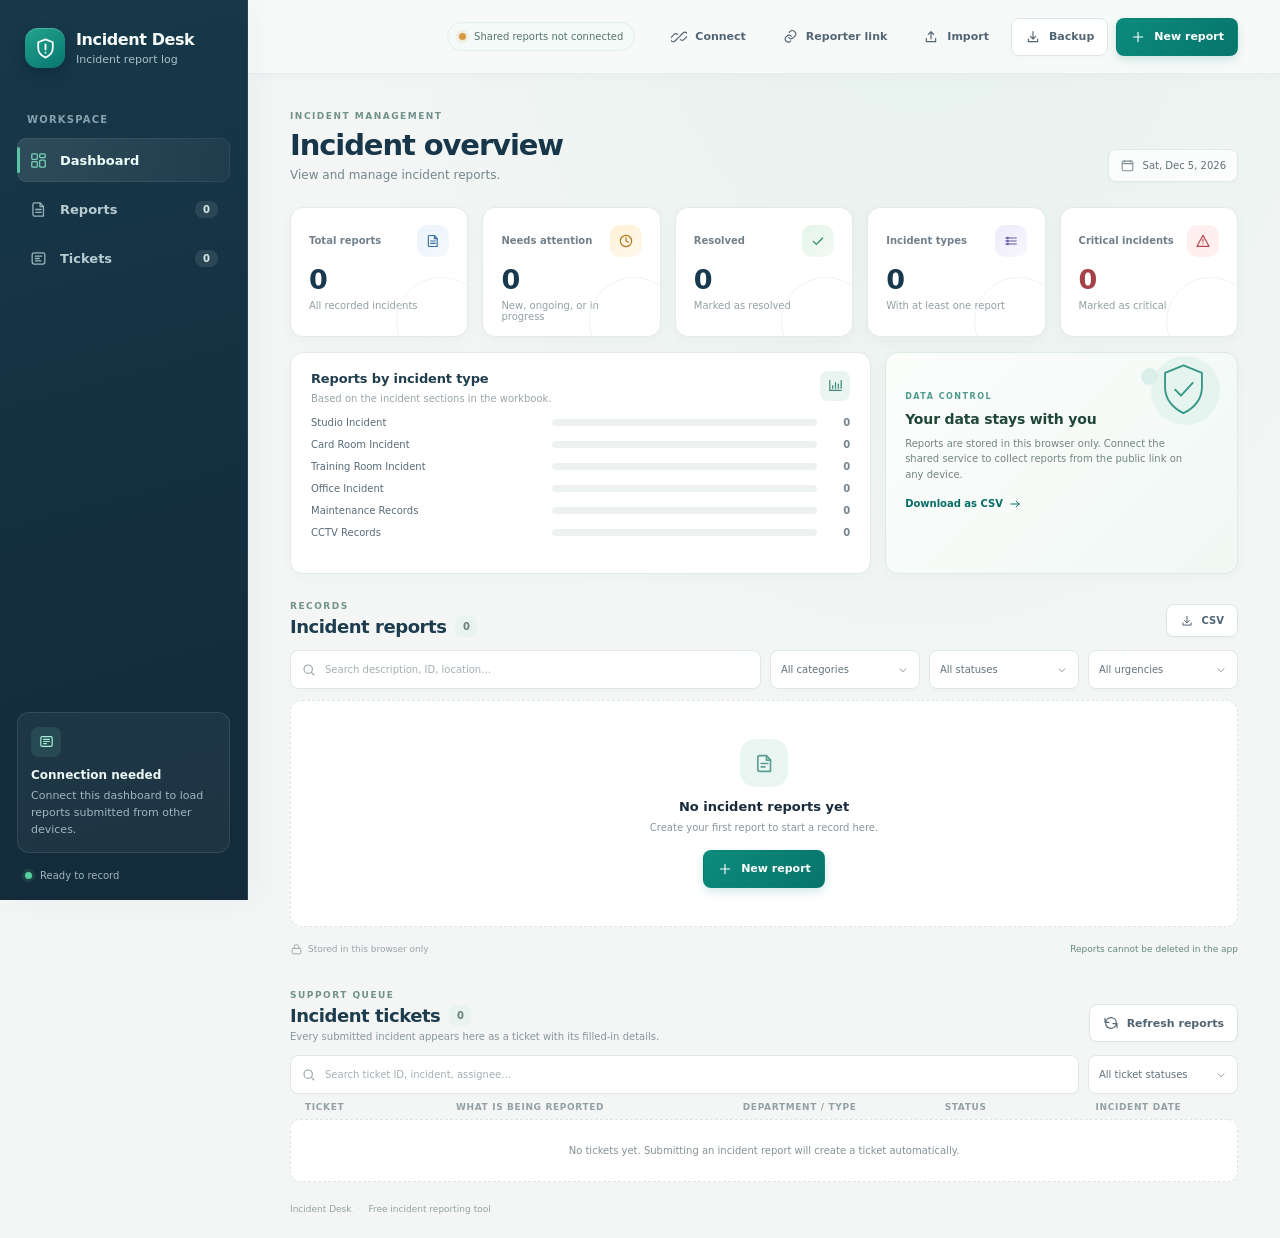
<file: index.html>
<!doctype html>
<html lang="en">
  <head>
    <meta charset="utf-8" />
    <meta name="viewport" content="width=device-width, initial-scale=1" />
    <meta name="theme-color" content="#f5f7f6" />
    <meta name="description" content="A free incident report log with an optional shared dashboard." />
    <title>Incident Desk | Incident report</title>
    <link rel="stylesheet" href="styles.css?v=20261101-3" />
    <script src="config.js?v=20261101-1"></script>
    <script src="sync.js?v=20261101-1" defer></script>
    <script src="app.js?v=20261101-4" defer></script>
  </head>
  <body>
    <div class="app-shell">
      <aside class="sidebar" aria-label="Main menu">
        <a class="brand" href="#dashboard" aria-label="Incident Desk home">
          <span class="brand-mark" aria-hidden="true">
            <svg viewBox="0 0 24 24" fill="none"><path d="M12 3.25 19 6v5.35c0 4.35-2.86 7.7-7 9.4-4.14-1.7-7-5.05-7-9.4V6l7-2.75Z" stroke="currentColor" stroke-width="1.7" stroke-linejoin="round"/><path d="M12 8v5m0 3h.01" stroke="currentColor" stroke-width="1.8" stroke-linecap="round"/></svg>
          </span>
          <span><strong>Incident Desk</strong><small>Incident report log</small></span>
        </a>

        <div class="side-label">WORKSPACE</div>
        <nav class="side-nav">
          <a class="nav-item active" href="#dashboard">
            <svg viewBox="0 0 24 24" aria-hidden="true"><rect x="3.5" y="3.5" width="7" height="7" rx="1.3"/><rect x="13.5" y="3.5" width="7" height="5" rx="1.3"/><rect x="13.5" y="11.5" width="7" height="9" rx="1.3"/><rect x="3.5" y="13.5" width="7" height="7" rx="1.3"/></svg>
            Dashboard
          </a>
          <a class="nav-item" href="#reports">
            <svg viewBox="0 0 24 24" aria-hidden="true"><path d="M7 3.75h7l4.25 4.3v12.2H7a2 2 0 0 1-2-2v-12.5a2 2 0 0 1 2-2Z"/><path d="M14 4v4.5h4.25M8.5 12h7M8.5 15.5h7"/></svg>
            Reports
            <span class="nav-count" id="navCount">0</span>
          </a>
          <a class="nav-item" href="#tickets">
            <svg viewBox="0 0 24 24" aria-hidden="true"><path d="M4 7.5A2.5 2.5 0 0 1 6.5 5h11A2.5 2.5 0 0 1 20 7.5v9a2.5 2.5 0 0 1-2.5 2.5h-11A2.5 2.5 0 0 1 4 16.5v-9Z"/><path d="M8 9h8m-8 3h5m-5 3h7"/></svg>
            Tickets
            <span class="nav-count" id="ticketNavCount">0</span>
          </a>
        </nav>

        <div class="sidebar-bottom">
          <div class="local-card" id="storageCard">
            <span class="local-icon" aria-hidden="true"><svg viewBox="0 0 24 24"><rect x="4" y="5" width="16" height="14" rx="2"/><path d="M8 9h8M8 12h8M8 15h4"/></svg></span>
            <strong>Local storage</strong>
            <p>Reports are saved in this browser on this device.</p>
          </div>
          <div class="sidebar-foot"><span class="online-dot"></span> Ready to record</div>
        </div>
      </aside>

      <main class="main-area" id="dashboard">
        <header class="topbar">
          <div class="mobile-brand">
            <span class="brand-mark" aria-hidden="true"><svg viewBox="0 0 24 24" fill="none"><path d="M12 3.25 19 6v5.35c0 4.35-2.86 7.7-7 9.4-4.14-1.7-7-5.05-7-9.4V6l7-2.75Z" stroke="currentColor" stroke-width="1.7" stroke-linejoin="round"/><path d="M12 8v5m0 3h.01" stroke="currentColor" stroke-width="1.8" stroke-linecap="round"/></svg></span>
            <strong>Incident Desk</strong>
          </div>
          <div class="topbar-note" id="connectionStatus"><span class="online-dot"></span> Saved in this browser</div>
          <div class="top-actions">
            <button class="button button-quiet" id="connectSyncButton" type="button" title="Connect this dashboard to shared reports">
              <svg viewBox="0 0 24 24" aria-hidden="true"><path d="M8.5 15.5 6 18a4 4 0 0 1-5.66-5.66l4-4A4 4 0 0 1 10 8"/><path d="m15.5 8.5 2.5-2.5a4 4 0 0 1 5.66 5.66l-4 4A4 4 0 0 1 14 16"/><path d="m8 16 8-8"/></svg><span>Connect</span>
            </button>
            <button class="button button-quiet" id="copyReportLink" type="button" title="Copy the incident reporting link">
              <svg viewBox="0 0 24 24" aria-hidden="true"><path d="M10 13a5 5 0 0 0 7.07 0l2-2A5 5 0 0 0 12 3.93l-1.15 1.15"/><path d="M14 11a5 5 0 0 0-7.07 0l-2 2A5 5 0 0 0 12 19.07l1.15-1.15"/></svg><span>Reporter link</span>
            </button>
            <button class="button button-quiet" id="importButton" type="button" title="Import a JSON backup">
              <svg viewBox="0 0 24 24" aria-hidden="true"><path d="M12 15V4m0 0L8 8m4-4 4 4M5 14v5h14v-5"/></svg><span>Import</span>
            </button>
            <button class="button button-outline" id="exportButton" type="button" title="Download a JSON backup">
              <svg viewBox="0 0 24 24" aria-hidden="true"><path d="M12 4v11m0 0 4-4m-4 4-4-4M5 15v4h14v-4"/></svg><span>Backup</span>
            </button>
            <button class="button button-primary" data-open-form type="button">
              <svg viewBox="0 0 24 24" aria-hidden="true"><path d="M12 5v14M5 12h14"/></svg><span>New report</span>
            </button>
          </div>
        </header>

        <div class="page-content">
          <section class="welcome-row" aria-labelledby="pageTitle">
            <div>
              <div class="eyebrow">INCIDENT MANAGEMENT</div>
              <h1 id="pageTitle">Incident overview</h1>
              <p class="page-subtitle">View and manage incident reports.</p>
            </div>
            <div class="today-chip"><svg viewBox="0 0 24 24" aria-hidden="true"><rect x="3.5" y="5" width="17" height="15.5" rx="2"/><path d="M7.5 3.5v3M16.5 3.5v3M3.5 9h17"/></svg><span id="todayLabel"></span></div>
          </section>

          <section class="stats-grid" aria-label="Report summary">
            <article class="stat-card">
              <div class="stat-top"><span>Total reports</span><span class="stat-icon stat-icon-blue"><svg viewBox="0 0 24 24" aria-hidden="true"><path d="M7 3.75h7l4.25 4.3v12.2H7a2 2 0 0 1-2-2v-12.5a2 2 0 0 1 2-2Z"/><path d="M14 4v4.5h4.25M8.5 12h7M8.5 15.5h7"/></svg></span></div>
              <div class="stat-value" id="totalCount">0</div><div class="stat-foot">All recorded incidents</div>
            </article>
            <article class="stat-card">
              <div class="stat-top"><span>Needs attention</span><span class="stat-icon stat-icon-amber"><svg viewBox="0 0 24 24" aria-hidden="true"><circle cx="12" cy="12" r="8.5"/><path d="M12 7v5l3.5 2"/></svg></span></div>
              <div class="stat-value" id="openCount">0</div><div class="stat-foot">New, ongoing, or in progress</div>
            </article>
            <article class="stat-card">
              <div class="stat-top"><span>Resolved</span><span class="stat-icon stat-icon-green"><svg viewBox="0 0 24 24" aria-hidden="true"><path d="m5 12.5 4.5 4.5L19 7.5"/></svg></span></div>
              <div class="stat-value" id="resolvedCount">0</div><div class="stat-foot">Marked as resolved</div>
            </article>
            <article class="stat-card">
              <div class="stat-top"><span>Incident types</span><span class="stat-icon stat-icon-violet"><svg viewBox="0 0 24 24" aria-hidden="true"><path d="M4 7.5h16M4 12h16M4 16.5h16"/><circle cx="7" cy="7.5" r="1"/><circle cx="7" cy="12" r="1"/><circle cx="7" cy="16.5" r="1"/></svg></span></div>
              <div class="stat-value" id="categoryCount">0</div><div class="stat-foot">With at least one report</div>
            </article>
            <article class="stat-card critical-stat">
              <div class="stat-top"><span>Critical incidents</span><span class="stat-icon stat-icon-red"><svg viewBox="0 0 24 24" aria-hidden="true"><path d="M12 3.5 21 20H3l9-16.5Z"/><path d="M12 9v4m0 3h.01"/></svg></span></div>
              <div class="stat-value" id="criticalCount">0</div><div class="stat-foot">Marked as critical</div>
            </article>
          </section>

          <section class="insight-grid" aria-label="Categories and storage">
            <article class="panel category-panel">
              <div class="panel-heading"><div><h2>Reports by incident type</h2><p>Based on the incident sections in the workbook.</p></div><span class="heading-icon"><svg viewBox="0 0 24 24" aria-hidden="true"><path d="M4 19V5m0 14h16M8 16v-4m4 4V8m4 8v-6m4 6V5"/></svg></span></div>
              <div class="category-bars" id="categoryBars"></div>
            </article>
            <article class="panel storage-panel">
              <div class="storage-art" aria-hidden="true"><span class="art-circle art-circle-one"></span><span class="art-circle art-circle-two"></span><svg viewBox="0 0 80 80"><path d="M40 10 62 19v17c0 14-9 25-22 31-13-6-22-17-22-31V19l22-9Z"/><path d="m30 39 7 7 14-15"/></svg></div>
              <div class="eyebrow">DATA CONTROL</div><h2>Your data stays with you</h2>
              <p id="storageDescription">Reports are stored in this browser only. Download a backup to restore or move them.</p>
              <button class="text-button" id="csvButton" type="button">Download as CSV <svg viewBox="0 0 24 24" aria-hidden="true"><path d="M5 12h14m-5-5 5 5-5 5"/></svg></button>
            </article>
          </section>

          <section class="reports-section" id="reports" aria-labelledby="reportsHeading">
            <div class="reports-heading">
              <div><div class="eyebrow">RECORDS</div><h2 id="reportsHeading">Incident reports <span class="heading-count" id="visibleCount">0</span></h2></div>
              <button class="button button-outline csv-small" id="csvButtonSmall" type="button"><svg viewBox="0 0 24 24" aria-hidden="true"><path d="M12 4v11m0 0 4-4m-4 4-4-4M5 15v4h14v-4"/></svg> CSV</button>
            </div>

            <div class="filter-bar">
              <label class="search-field"><svg viewBox="0 0 24 24" aria-hidden="true"><circle cx="10.8" cy="10.8" r="6.3"/><path d="m15.5 15.5 4 4"/></svg><span class="sr-only">Search reports</span><input id="searchInput" type="search" placeholder="Search description, ID, location…" autocomplete="off" /></label>
              <label class="select-field"><span class="sr-only">Filter by category</span><select id="categoryFilter"><option value="">All categories</option></select><svg viewBox="0 0 24 24" aria-hidden="true"><path d="m7 10 5 5 5-5"/></svg></label>
              <label class="select-field"><span class="sr-only">Filter by status</span><select id="statusFilter"><option value="">All statuses</option><option value="New">New</option><option value="Ongoing">Ongoing</option><option value="In Progress">In Progress</option><option value="Resolved">Resolved</option><option value="Closed">Closed</option></select><svg viewBox="0 0 24 24" aria-hidden="true"><path d="m7 10 5 5 5-5"/></svg></label>
              <label class="select-field"><span class="sr-only">Filter by urgency</span><select id="severityFilter"><option value="">All urgencies</option><option value="Low">Low</option><option value="Medium">Medium</option><option value="High">High</option><option value="Critical">Critical</option></select><svg viewBox="0 0 24 24" aria-hidden="true"><path d="m7 10 5 5 5-5"/></svg></label>
            </div>

            <div class="report-list" id="reportList" aria-live="polite"></div>
            <div class="data-footer"><span id="storageFooter"><svg viewBox="0 0 24 24" aria-hidden="true"><rect x="4" y="10" width="16" height="10" rx="2"/><path d="M8 10V7a4 4 0 0 1 8 0v3"/></svg> Stored in this browser only</span><span class="retention-note">Reports cannot be deleted in the app</span></div>
          </section>

          <section class="tickets-section" id="tickets" aria-labelledby="ticketsHeading">
            <div class="reports-heading ticket-section-heading">
              <div><div class="eyebrow">SUPPORT QUEUE</div><h2 id="ticketsHeading">Incident tickets <span class="heading-count" id="ticketCount">0</span></h2><p>Every submitted incident appears here as a ticket with its filled-in details.</p></div>
              <button class="button button-outline" id="refreshRemoteButton" type="button" title="Load the latest reports from shared storage"><svg viewBox="0 0 24 24" aria-hidden="true"><path d="M20 11a8 8 0 0 0-14.9-3L3 11m0-6v6h6M4 13a8 8 0 0 0 14.9 3L21 13m0 6v-6h-6"/></svg><span>Refresh reports</span></button>
            </div>
            <div class="filter-bar ticket-filter-bar">
              <label class="search-field"><svg viewBox="0 0 24 24" aria-hidden="true"><circle cx="10.8" cy="10.8" r="6.3"/><path d="m15.5 15.5 4 4"/></svg><span class="sr-only">Search tickets</span><input id="ticketSearch" type="search" placeholder="Search ticket ID, incident, assignee…" autocomplete="off" /></label>
              <label class="select-field"><span class="sr-only">Filter tickets by status</span><select id="ticketStatusFilter"><option value="">All ticket statuses</option><option value="New">New</option><option value="Ongoing">Ongoing</option><option value="In Progress">In Progress</option><option value="Resolved">Resolved</option><option value="Closed">Closed</option></select><svg viewBox="0 0 24 24" aria-hidden="true"><path d="m7 10 5 5 5-5"/></svg></label>
            </div>
            <div class="ticket-table-header" aria-hidden="true"><span>Ticket</span><span>What is being reported</span><span>Department / type</span><span>Status</span><span>Incident date</span></div>
            <div class="ticket-list" id="ticketList" aria-live="polite"></div>
          </section>
          <footer class="page-footer">Incident Desk <span>·</span> Free incident reporting tool</footer>
        </div>
      </main>
    </div>

    <dialog class="report-dialog" id="reportDialog" aria-labelledby="formTitle">
      <form id="reportForm" novalidate>
        <div class="dialog-head"><div><div class="eyebrow">INCIDENT RECORD</div><h2 id="formTitle">New report</h2><p>Enter the incident details.</p></div><button class="icon-button" id="closeDialog" type="button" aria-label="Close form"><svg viewBox="0 0 24 24" aria-hidden="true"><path d="m6 6 12 12M18 6 6 18"/></svg></button></div>
        <input id="editingId" type="hidden" />
        <div class="form-grid">
          <label class="form-field" for="category"><span>Incident type <i>*</i></span><select id="category" name="category" required></select><small>From the Book1 incident template.</small></label>
          <label class="form-field" for="department"><span>Department</span><select id="department" name="department"><option value="">Select a department</option><option value="CCTV">CCTV</option><option value="HR">HR</option><option value="ADMIN">ADMIN</option><option value="STUDIO">STUDIO</option><option value="CARD">CARD</option><option value="MAINTENANCE">Maintenance</option></select></label>
          <label class="form-field" id="assignedTeamField" for="assignedTeam"><span>Assigned team <i>*</i></span><select id="assignedTeam" name="assignedTeam" required><option value="">Choose IT or Maintenance</option><option value="IT">IT</option><option value="Maintenance">Maintenance</option></select><small>Choose which team should handle this report.</small></label>
          <label class="form-field" for="incidentDate"><span>Incident date <i>*</i></span><input id="incidentDate" name="incidentDate" type="date" required /></label>
          <label class="form-field" for="status"><span>Status / progress</span><select id="status" name="status"><option value="New">New</option><option value="Ongoing">Ongoing</option><option value="In Progress">In Progress</option><option value="Resolved">Resolved</option><option value="Closed">Closed</option></select></label>
          <label class="form-field" for="assignedTo"><span>Handled by</span><input id="assignedTo" name="assignedTo" type="text" maxlength="100" placeholder="Name of IT or maintenance staff member" /></label>
          <label class="form-field" for="severity"><span>Urgency</span><select id="severity" name="severity"><option value="Low">Low</option><option value="Medium" selected>Medium</option><option value="High">High</option><option value="Critical">Critical</option></select></label>
          <label class="form-field" for="startTime"><span>Start time</span><input id="startTime" name="startTime" type="time" /></label>
          <label class="form-field" for="endTime"><span>End time</span><input id="endTime" name="endTime" type="time" /></label>
          <label class="form-field" for="lostTime"><span>Lost time</span><input id="lostTime" name="lostTime" type="text" maxlength="60" placeholder="e.g. 15 min, 00:15" /><small>Use the unit your team records.</small></label>
          <label class="form-field" for="location"><span id="locationLabel">Location</span><input id="location" name="location" type="text" maxlength="120" placeholder="e.g. location or table number" /></label>
          <label class="form-field" for="personId"><span id="personIdLabel">ID number</span><input id="personId" name="personId" type="text" maxlength="80" /></label>
          <label class="form-field field-full hidden" id="gameIdField" for="gameId"><span>Game ID</span><input id="gameId" name="gameId" type="text" maxlength="80" /></label>
          <label class="form-field field-full" for="description"><span id="descriptionLabel">Incident description <i>*</i></span><textarea id="description" name="description" rows="4" maxlength="3000" required placeholder="What happened? Include relevant details."></textarea></label>
          <div class="form-field field-full photo-field">
            <span>Incident photos</span>
            <div class="upload-box" id="photoDropzone">
              <span class="upload-icon" aria-hidden="true"><svg viewBox="0 0 24 24"><path d="M4 7.5A2.5 2.5 0 0 1 6.5 5h11A2.5 2.5 0 0 1 20 7.5v9a2.5 2.5 0 0 1-2.5 2.5h-11A2.5 2.5 0 0 1 4 16.5v-9Z"/><circle cx="9" cy="9" r="1.5"/><path d="m5 17 5-5 3 3 2-2 4 4"/></svg></span>
              <span class="upload-copy"><strong>Attach photos</strong><small>Choose files, drag them here, or paste an image</small></span>
              <button class="button button-outline upload-button" id="choosePhotos" type="button">Browse files</button>
              <input id="photoInput" type="file" accept="image/jpeg,image/png,image/webp" multiple hidden />
            </div>
            <small>Up to 3 photos per report. Images are resized and saved in this browser.</small>
            <div class="photo-previews" id="photoPreviews"></div>
          </div>
          <label class="form-field field-full" for="settlement"><span>Settlement / action taken</span><textarea id="settlement" name="settlement" rows="2" maxlength="1500" placeholder="Resolution, follow-up, or settlement details"></textarea></label>
          <label class="form-field field-full" for="itId"><span>IT ID</span><input id="itId" name="itId" type="text" maxlength="80" placeholder="Optional" /></label>
        </div>
        <div class="form-error" id="formError" role="alert" hidden></div>
        <div class="dialog-actions"><button class="button button-quiet" id="cancelForm" type="button">Cancel</button><button class="button button-primary" type="submit"><svg viewBox="0 0 24 24" aria-hidden="true"><path d="m5 12.5 4.5 4.5L19 7.5"/></svg><span>Save report</span></button></div>
      </form>
    </dialog>
    <dialog class="photo-dialog" id="photoViewer" aria-label="Incident photo preview">
      <div class="photo-dialog-inner"><button class="icon-button" id="closePhotoViewer" type="button" aria-label="Close photo"><svg viewBox="0 0 24 24" aria-hidden="true"><path d="m6 6 12 12M18 6 6 18"/></svg></button><img id="photoViewerImage" alt="Incident photo" /></div>
    </dialog>
    <dialog class="ticket-dialog" id="ticketDialog" aria-labelledby="ticketDialogTitle">
      <div class="ticket-dialog-content">
        <header class="dialog-head ticket-dialog-head"><div><div class="eyebrow">INCIDENT TICKET</div><h2 id="ticketDialogTitle">Ticket details</h2><p id="ticketDialogSubtitle"></p></div><button class="icon-button" id="closeTicketDialog" type="button" aria-label="Close ticket"><svg viewBox="0 0 24 24" aria-hidden="true"><path d="m6 6 12 12M18 6 6 18"/></svg></button></header>
        <div class="ticket-detail-grid" id="ticketDetails"></div>
        <div class="ticket-photo-gallery" id="ticketPhotoGallery"></div>
        <div class="ticket-edit-grid">
          <label class="form-field" for="ticketDetailStatus"><span>Status / progress</span><select id="ticketDetailStatus"><option value="New">New</option><option value="Ongoing">Ongoing</option><option value="In Progress">In Progress</option><option value="Resolved">Resolved</option><option value="Closed">Closed</option></select></label>
          <label class="form-field" id="ticketAssignedTeamField" for="ticketAssignedTeam"><span>Assigned team <i>*</i></span><select id="ticketAssignedTeam" required><option value="">Choose IT or Maintenance</option><option value="IT">IT</option><option value="Maintenance">Maintenance</option></select></label>
          <label class="form-field" for="ticketAssignee"><span>Handled by</span><input id="ticketAssignee" type="text" maxlength="100" placeholder="Name of IT or maintenance staff member" /></label>
          <label class="form-field field-full" for="ticketNotes"><span>Ticket notes / updates</span><textarea id="ticketNotes" rows="3" maxlength="2000" placeholder="Add follow-up notes or work updates"></textarea></label>
        </div>
        <div class="ticket-dialog-actions"><button class="button button-quiet" id="editSourceIncident" type="button">Edit incident details</button><button class="button button-primary" id="saveTicket" type="button">Save ticket updates</button></div>
      </div>
    </dialog>
    <dialog class="report-dialog connection-dialog" id="connectDialog" aria-labelledby="connectDialogTitle">
      <form id="connectForm" novalidate>
        <div class="dialog-head"><div><div class="eyebrow">SHARED STORAGE</div><h2 id="connectDialogTitle">Connect this dashboard</h2><p>Enter the private key from your Google setup.</p></div><button class="icon-button" id="closeConnectDialog" type="button" aria-label="Close connection form"><svg viewBox="0 0 24 24" aria-hidden="true"><path d="m6 6 12 12M18 6 6 18"/></svg></button></div>
        <p class="connection-help">This key lets the dashboard read reports from your private Google Sheet. It stays in this browser session and is not saved in the public website files.</p>
        <label class="form-field" for="dashboardKey"><span>Dashboard connection key</span><input id="dashboardKey" name="dashboardKey" type="password" autocomplete="current-password" autocapitalize="off" spellcheck="false" required /></label>
        <div class="form-error" id="connectError" role="alert" hidden></div>
        <div class="dialog-actions"><button class="button button-quiet" id="cancelConnect" type="button">Cancel</button><button class="button button-primary" type="submit">Connect and sync</button></div>
      </form>
    </dialog>
    <input id="importFile" type="file" accept="application/json,.json" hidden />
    <div class="toast" id="toast" role="status" aria-live="polite"></div>
  </body>
</html>
</file>
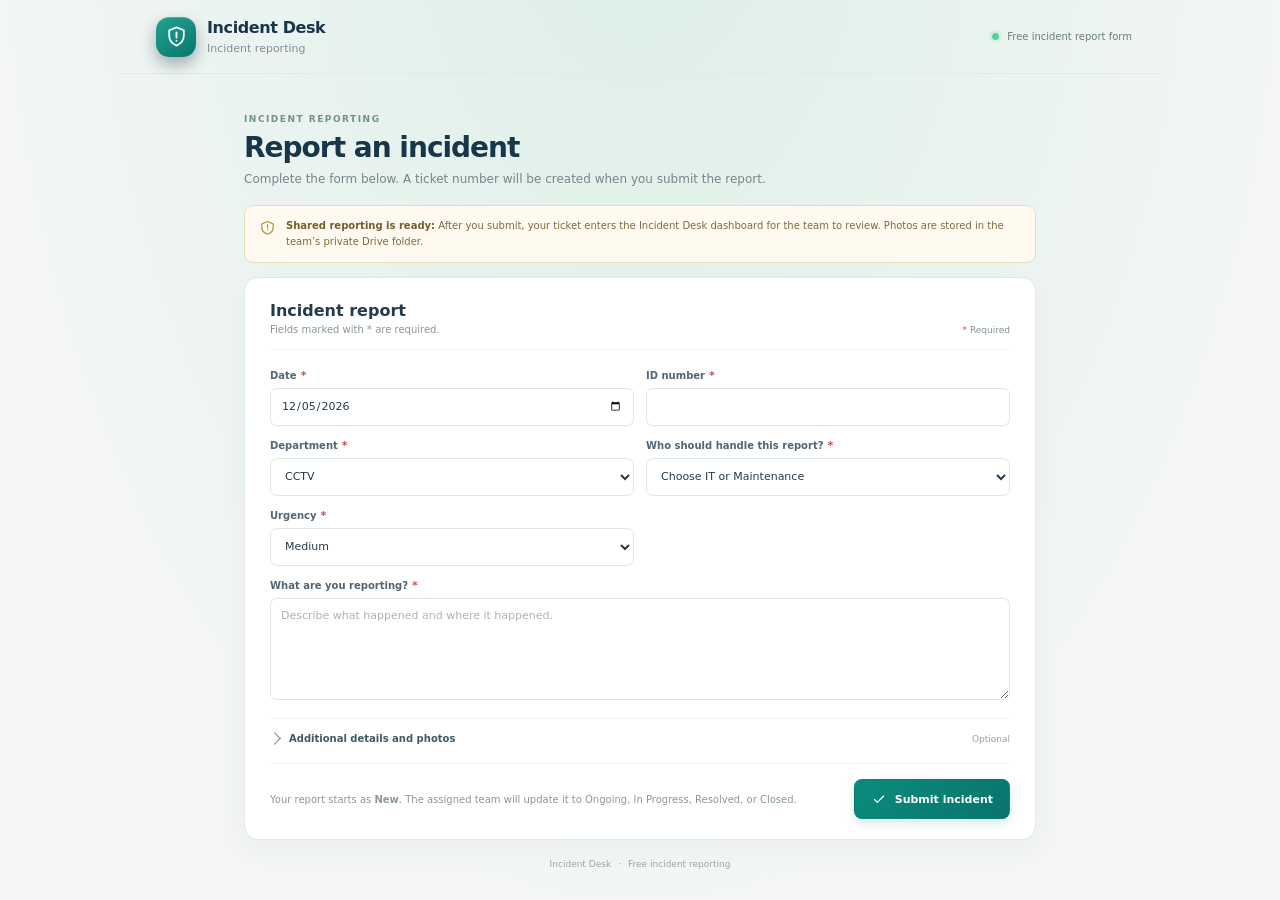
<file: report.html>
<!doctype html>
<html lang="en">
  <head>
    <meta charset="utf-8" />
    <meta name="viewport" content="width=device-width, initial-scale=1" />
    <meta name="theme-color" content="#f5f7f6" />
    <meta name="description" content="Submit an incident report to Incident Desk." />
    <title>Report an Incident | Incident Desk</title>
    <link rel="stylesheet" href="styles.css?v=20261101-3" />
    <script src="config.js?v=20261101-1"></script>
    <script src="sync.js?v=20261101-1" defer></script>
    <script src="report.js?v=20261101-4" defer></script>
  </head>
  <body class="public-report-page">
    <header class="public-header">
      <a class="brand" href="index.html" aria-label="Incident Desk">
        <span class="brand-mark" aria-hidden="true"><svg viewBox="0 0 24 24" fill="none"><path d="M12 3.25 19 6v5.35c0 4.35-2.86 7.7-7 9.4-4.14-1.7-7-5.05-7-9.4V6l7-2.75Z" stroke="currentColor" stroke-width="1.7" stroke-linejoin="round"/><path d="M12 8v5m0 3h.01" stroke="currentColor" stroke-width="1.8" stroke-linecap="round"/></svg></span>
        <span><strong>Incident Desk</strong><small>Incident reporting</small></span>
      </a>
      <span class="public-header-note"><span class="online-dot"></span> Free incident report form</span>
    </header>

    <main class="public-report-shell">
      <section class="public-intro">
        <div class="eyebrow">INCIDENT REPORTING</div>
        <h1>Report an incident</h1>
        <p>Complete the form below. A ticket number will be created when you submit the report.</p>
      </section>

      <div class="public-storage-note" id="publicStorageNote" role="note">
        <svg viewBox="0 0 24 24" aria-hidden="true"><path d="M12 3.5 20 7v5.2c0 4-3.1 7.3-8 9.3-4.9-2-8-5.3-8-9.3V7l8-3.5Z"/><path d="M12 8v4m0 3h.01"/></svg>
        <span><strong id="storageNoteTitle">Browser-only storage:</strong> <span id="storageNoteText">This form saves to the browser and device used to submit. Configure the shared connection so reports from any device enter the Incident Desk dashboard.</span></span>
      </div>

      <form class="public-form" id="publicReportForm" novalidate>
        <div class="public-form-heading"><div><h2>Incident report</h2><p>Fields marked with * are required.</p></div><span class="required-key"><i>*</i> Required</span></div>
        <div class="form-grid public-core-fields">
          <label class="form-field" for="publicDate"><span>Date <i>*</i></span><input id="publicDate" type="date" required /></label>
          <label class="form-field" for="publicPersonId"><span>ID number <i>*</i></span><input id="publicPersonId" type="text" maxlength="80" required /></label>
          <label class="form-field" for="publicDepartment"><span>Department <i>*</i></span><select id="publicDepartment" required>
            <option value="CCTV">CCTV</option><option value="HR">HR</option><option value="ADMIN">ADMIN</option><option value="STUDIO">STUDIO</option><option value="CARD">CARD</option><option value="MAINTENANCE">Maintenance</option>
          </select></label>
          <label class="form-field" id="publicAssignedTeamField" for="publicAssignedTeam"><span>Who should handle this report? <i>*</i></span><select id="publicAssignedTeam" required><option value="">Choose IT or Maintenance</option><option value="IT">IT</option><option value="Maintenance">Maintenance</option></select></label>
          <label class="form-field" for="publicSeverity"><span>Urgency <i>*</i></span><select id="publicSeverity" required><option>Low</option><option selected>Medium</option><option>High</option><option>Critical</option></select></label>
          <label class="form-field field-full" for="publicDescription"><span>What are you reporting? <i>*</i></span><textarea id="publicDescription" rows="5" maxlength="3000" required placeholder="Describe what happened and where it happened."></textarea></label>
        </div>
        <details class="more-details">
          <summary>Additional details and photos <span>Optional</span></summary>
          <div class="form-grid additional-fields">
            <label class="form-field" for="publicStart"><span>Start time</span><input id="publicStart" type="time" /></label>
            <label class="form-field" for="publicEnd"><span>End time</span><input id="publicEnd" type="time" /></label>
            <label class="form-field" for="publicLost"><span>Lost time</span><input id="publicLost" type="text" maxlength="60" placeholder="e.g. 15 min, 00:15" /><small>Use the unit your team records.</small></label>
            <label class="form-field" for="publicLocation"><span id="publicLocationLabel">Location</span><input id="publicLocation" type="text" maxlength="120" placeholder="Location or table number" /></label>
            <label class="form-field field-full hidden" id="publicGameIdField" for="publicGameId"><span>Game ID</span><input id="publicGameId" type="text" maxlength="80" /></label>
            <div class="form-field field-full photo-field">
              <span>Incident photos</span>
              <div class="upload-box" id="publicPhotoDropzone">
                <span class="upload-icon" aria-hidden="true"><svg viewBox="0 0 24 24"><path d="M4 7.5A2.5 2.5 0 0 1 6.5 5h11A2.5 2.5 0 0 1 20 7.5v9a2.5 2.5 0 0 1-2.5 2.5h-11A2.5 2.5 0 0 1 4 16.5v-9Z"/><circle cx="9" cy="9" r="1.5"/><path d="m5 17 5-5 3 3 2-2 4 4"/></svg></span>
                <span class="upload-copy"><strong>Attach photos</strong><small>Choose files, drag them here, or paste an image</small></span>
                <button class="button button-outline upload-button" id="publicChoosePhotos" type="button">Browse files</button>
                <input id="publicPhotoInput" type="file" accept="image/jpeg,image/png,image/webp" multiple hidden />
              </div>
              <small>Up to 3 photos. Images are resized before saving.</small>
              <div class="photo-previews" id="publicPhotoPreviews"></div>
            </div>
            <label class="form-field field-full" for="publicSettlement"><span>Settlement / action taken</span><textarea id="publicSettlement" rows="2" maxlength="1500" placeholder="Resolution, follow-up, or settlement details"></textarea></label>
            <label class="form-field field-full" for="publicItId"><span>IT ID</span><input id="publicItId" type="text" maxlength="80" placeholder="Optional" /></label>
          </div>
        </details>
        <div class="form-error" id="publicFormError" role="alert" hidden></div>
        <div class="public-submit-row"><p>Your report starts as <strong>New</strong>. The assigned team will update it to Ongoing, In Progress, Resolved, or Closed.</p><button class="button button-primary" type="submit"><svg viewBox="0 0 24 24" aria-hidden="true"><path d="m5 12.5 4.5 4.5L19 7.5"/></svg>Submit incident</button></div>
      </form>

      <section class="public-success" id="publicSuccess" hidden aria-live="polite">
        <div class="success-check" aria-hidden="true"><svg viewBox="0 0 24 24"><path d="m5 12.5 4.5 4.5L19 7.5"/></svg></div>
        <div class="eyebrow">REPORT SUBMITTED</div>
        <h2>Your incident ticket is ready</h2>
        <p id="successDetail">Save this number so you can refer to the report.</p>
        <strong class="success-ticket-number" id="successTicketNumber"></strong>
        <button class="button button-primary" id="reportAnother" type="button">Submit another report</button>
      </section>
      <footer class="public-footer">Incident Desk <span>·</span> Free incident reporting</footer>
    </main>
    <div class="toast" id="publicToast" role="status" aria-live="polite"></div>
  </body>
</html>
</file>
<file: styles.css>
:root {
  color-scheme: light;
  --ink: #172a3b;
  --muted: #71808c;
  --faint: #9ba7af;
  --line: #e7ecee;
  --paper: #ffffff;
  --canvas: #f5f7f6;
  --teal: #087e75;
  --teal-dark: #066c65;
  --teal-soft: #e7f5f2;
  --navy: #18354a;
  --amber: #b7791f;
  --rose: #b94953;
  --green: #23815b;
  --violet: #6e5db2;
  font-family: 'Segoe UI Variable', 'Segoe UI', system-ui, sans-serif;
  font-synthesis: none;
  text-rendering: optimizeLegibility;
}

* { box-sizing: border-box; }
body { margin: 0; min-width: 320px; color: var(--ink); background: var(--canvas); }
button, input, select, textarea { font: inherit; }
button { cursor: pointer; }
svg { width: 20px; height: 20px; fill: none; stroke: currentColor; stroke-width: 1.7; stroke-linecap: round; stroke-linejoin: round; }
.app-shell { min-height: 100vh; }
.sidebar { position: fixed; inset: 0 auto 0 0; z-index: 3; width: 248px; padding: 28px 17px 18px; display: flex; flex-direction: column; background: #fff; border-right: 1px solid var(--line); }
.brand { display: flex; align-items: center; gap: 11px; color: var(--ink); text-decoration: none; padding: 0 8px; }
.brand-mark { display: inline-grid; place-items: center; flex: 0 0 auto; width: 40px; height: 40px; border-radius: 13px; color: #fff; background: var(--teal); box-shadow: 0 6px 12px #087e7524; }
.brand-mark svg { width: 25px; height: 25px; }
.brand strong { display: block; font: 800 16px/1.2 'Segoe UI Variable', 'Segoe UI', system-ui, sans-serif; letter-spacing: -.4px; }
.brand small { display: block; margin-top: 4px; color: var(--muted); font-size: 11px; }
.side-label { margin: 46px 10px 13px; color: #a0abb1; font-size: 10px; font-weight: 700; letter-spacing: 1.2px; }
.side-nav { display: grid; gap: 5px; }
.nav-item { min-height: 44px; display: flex; align-items: center; gap: 12px; padding: 0 12px; border-radius: 9px; color: #60717f; text-decoration: none; font-size: 13px; font-weight: 600; }
.nav-item svg { width: 19px; height: 19px; color: #87959d; stroke-width: 1.6; }
.nav-item.active { color: var(--teal-dark); background: #e9f5f2; }
.nav-item.active svg { color: var(--teal); }
.nav-count { margin-left: auto; min-width: 23px; padding: 3px 6px; border-radius: 8px; color: #708089; background: #f0f3f3; text-align: center; font-size: 10px; }
.sidebar-bottom { margin-top: auto; }
.local-card { padding: 14px 13px; border: 1px solid #e6efed; border-radius: 12px; background: #f7fbfa; }
.local-icon { display: grid; place-items: center; width: 30px; height: 30px; margin-bottom: 11px; color: var(--teal); background: var(--teal-soft); border-radius: 8px; }
.local-icon svg { width: 17px; height: 17px; }
.local-card strong { display: block; font-size: 12px; }
.local-card p { margin: 5px 0 0; color: var(--muted); font-size: 11px; line-height: 1.55; }
.sidebar-foot { display: flex; align-items: center; gap: 8px; margin: 17px 8px 1px; color: #8a979e; font-size: 10px; }
.online-dot { display: inline-block; width: 7px; height: 7px; border-radius: 50%; background: #4bb982; box-shadow: 0 0 0 3px #4bb9821a; }
.main-area { min-height: 100vh; margin-left: 248px; }
.topbar { height: 74px; display: flex; align-items: center; justify-content: flex-end; gap: 22px; padding: 0 42px; border-bottom: 1px solid var(--line); background: #ffffffd9; }
.mobile-brand { display: none; }
.topbar-note { display: flex; align-items: center; gap: 8px; color: var(--muted); font-size: 11px; }
.top-actions { display: flex; align-items: center; gap: 8px; }
.button { min-height: 38px; display: inline-flex; align-items: center; justify-content: center; gap: 8px; padding: 0 13px; border: 1px solid transparent; border-radius: 8px; font-size: 11px; font-weight: 700; transition: background .16s ease, border-color .16s ease, transform .16s ease; }
.button svg { width: 16px; height: 16px; }
.button:active { transform: translateY(1px); }
.button-primary { color: #fff; background: var(--teal); box-shadow: 0 3px 8px #087e7522; }
.button-primary:hover { background: var(--teal-dark); }
.button-outline { color: #526574; border-color: #dfe6e8; background: #fff; }
.button-outline:hover, .button-quiet:hover { border-color: #c8d3d6; background: #f8faf9; }
.button-quiet { color: #526574; border-color: transparent; background: transparent; }
.page-content { max-width: 1480px; margin: 0 auto; padding: 35px 42px 24px; }
.welcome-row { display: flex; justify-content: space-between; align-items: flex-end; gap: 20px; margin-bottom: 25px; }
.eyebrow { color: #85949c; font-size: 9px; font-weight: 700; letter-spacing: 1.5px; }
h1, h2, p { margin-top: 0; }
h1 { margin: 7px 0 5px; font: 800 27px/1.2 'Segoe UI Variable', 'Segoe UI', system-ui, sans-serif; letter-spacing: -.9px; }
.page-subtitle { margin: 0; color: var(--muted); font-size: 12px; }
.today-chip { display: flex; align-items: center; gap: 8px; padding: 8px 11px; color: #5f707b; border: 1px solid var(--line); border-radius: 8px; background: #fff; font-size: 10px; }
.today-chip svg { width: 15px; height: 15px; color: #809098; }
.stats-grid { display: grid; grid-template-columns: repeat(5, minmax(0, 1fr)); gap: 13px; margin-bottom: 15px; }
.stat-card { min-height: 120px; padding: 15px 17px 13px; border: 1px solid var(--line); border-radius: 11px; background: var(--paper); box-shadow: 0 2px 6px #20394c04; }
.stat-top { display: flex; align-items: center; justify-content: space-between; gap: 8px; color: var(--muted); font-size: 10px; font-weight: 600; }
.stat-icon { display: grid; place-items: center; width: 29px; height: 29px; border-radius: 8px; }
.stat-icon svg { width: 16px; height: 16px; }
.stat-icon-blue { color: #3a6aa0; background: #edf4fc; }
.stat-icon-amber { color: var(--amber); background: #fff5e5; }
.stat-icon-green { color: var(--green); background: #eaf7ef; }
.stat-icon-violet { color: var(--violet); background: #f2effc; }
.stat-icon-red { color: #b4444c; background: #fff0ef; }
.critical-stat { border-color: #f0e2df; }
.critical-stat .stat-value { color: #a54149; }
.stat-value { margin-top: 9px; color: #1e3447; font: 800 25px/1 'Segoe UI Variable', 'Segoe UI', system-ui, sans-serif; letter-spacing: -.7px; }
.stat-foot { margin-top: 7px; color: #9aa5aa; font-size: 10px; }
.insight-grid { display: grid; grid-template-columns: minmax(0, 1.4fr) minmax(250px, .85fr); gap: 14px; margin-bottom: 27px; }
.panel { min-width: 0; border: 1px solid var(--line); border-radius: 11px; background: #fff; }
.category-panel { padding: 17px 19px 15px; }
.panel-heading { display: flex; align-items: flex-start; justify-content: space-between; gap: 12px; margin-bottom: 13px; }
.panel-heading h2, .storage-panel h2 { margin: 0; font: 700 13px/1.3 'Segoe UI Variable', 'Segoe UI', system-ui, sans-serif; letter-spacing: -.15px; }
.panel-heading p { margin: 5px 0 0; color: #99a4aa; font-size: 10px; }
.heading-icon { display: grid; place-items: center; width: 30px; height: 30px; color: #648078; border-radius: 8px; background: #eff6f3; }
.heading-icon svg { width: 17px; height: 17px; }
.category-bars { display: grid; gap: 9px; }
.bar-row { display: grid; grid-template-columns: minmax(110px, 1fr) minmax(60px, 1.15fr) 23px; align-items: center; gap: 10px; cursor: pointer; }
.bar-name { overflow: hidden; color: #586b78; font-size: 10px; text-overflow: ellipsis; white-space: nowrap; }
.bar-track { height: 6px; overflow: hidden; border-radius: 9px; background: #eef1f1; }
.bar-fill { height: 100%; min-width: 0; border-radius: inherit; background: linear-gradient(90deg, #2ca692, #77c6aa); transition: width .2s ease; }
.bar-count { color: #75848d; text-align: right; font-size: 10px; font-weight: 700; }
.bar-row:hover .bar-name { color: var(--teal-dark); }
.storage-panel { position: relative; min-height: 222px; overflow: hidden; padding: 18px 19px; background: #f9fbfa; }
.storage-art { position: absolute; top: -2px; right: 9px; width: 93px; height: 85px; opacity: .9; }
.storage-art svg { position: absolute; top: 6px; right: 11px; width: 67px; height: 67px; stroke: #208c7c; stroke-width: 2.2; }
.art-circle { position: absolute; display: block; border-radius: 50%; }
.art-circle-one { width: 69px; height: 69px; top: 5px; right: 8px; background: #e5f3ee; }
.art-circle-two { width: 17px; height: 17px; top: 17px; right: 70px; background: #d8eee7; }
.storage-panel .eyebrow { margin-top: 21px; margin-bottom: 9px; color: #4d9b8e; font-size: 8px; }
.storage-panel h2 { max-width: 210px; font-size: 14px; }
.storage-panel p { max-width: 285px; margin: 8px 0 10px; color: #76868d; font-size: 10px; line-height: 1.55; }
.text-button { display: inline-flex; align-items: center; gap: 5px; padding: 0; border: 0; color: var(--teal-dark); background: transparent; font-size: 10px; font-weight: 700; }
.text-button svg { width: 14px; height: 14px; transition: transform .15s; }
.text-button:hover svg { transform: translateX(3px); }
.reports-section { scroll-margin-top: 20px; }
.reports-heading { display: flex; align-items: flex-end; justify-content: space-between; gap: 15px; margin-bottom: 13px; }
.reports-heading h2 { display: flex; align-items: center; gap: 9px; margin: 5px 0 0; font: 800 17px/1.2 'Segoe UI Variable', 'Segoe UI', system-ui, sans-serif; letter-spacing: -.45px; }
.heading-count { display: inline-grid; place-items: center; min-width: 22px; height: 21px; padding: 0 6px; color: #698078; border-radius: 7px; background: #e9f3f0; font: 700 10px 'Segoe UI Variable', 'Segoe UI', system-ui, sans-serif; letter-spacing: 0; }
.csv-small { min-height: 33px; font-size: 10px; }
.csv-small svg { width: 14px; height: 14px; }
.filter-bar { display: flex; gap: 9px; margin-bottom: 11px; }
.search-field, .select-field { position: relative; min-height: 39px; display: flex; align-items: center; border: 1px solid #e2e8e9; border-radius: 8px; background: #fff; }
.search-field { flex: 1; min-width: 150px; padding: 0 10px; }
.search-field svg { width: 16px; height: 16px; flex: 0 0 auto; color: #98a4aa; }
.search-field input { width: 100%; height: 37px; padding: 0 8px; border: 0; outline: 0; color: var(--ink); background: transparent; font-size: 10px; }
.search-field input::placeholder { color: #a5afb3; }
.select-field { min-width: 150px; padding: 0 10px; }
.select-field select { width: 100%; height: 37px; appearance: none; border: 0; outline: 0; color: #63737e; background: transparent; font-size: 10px; cursor: pointer; }
.select-field svg { width: 14px; height: 14px; position: absolute; right: 9px; color: #84939a; pointer-events: none; }
.search-field:focus-within, .select-field:focus-within { border-color: #69afa5; box-shadow: 0 0 0 3px #17897a12; }
.report-list { display: grid; gap: 9px; }
.report-card { display: grid; grid-template-columns: minmax(0, 1fr) auto; gap: 12px 18px; padding: 15px 17px 13px; border: 1px solid var(--line); border-radius: 10px; background: #fff; transition: border-color .15s, box-shadow .15s; }
.report-card:hover { border-color: #d6e4e1; box-shadow: 0 4px 12px #1b384b08; }
.report-main { min-width: 0; }
.report-topline { display: flex; flex-wrap: wrap; align-items: center; gap: 7px; margin-bottom: 7px; }
.category-badge { display: inline-flex; align-items: center; padding: 4px 8px; border-radius: 6px; color: #3f6d66; background: #edf6f3; font-size: 9px; font-weight: 700; }
.department-badge { display: inline-flex; align-items: center; padding: 4px 8px; border-radius: 6px; color: #526a7e; background: #edf2f8; font-size: 9px; font-weight: 700; }
.status-badge { display: inline-flex; align-items: center; gap: 5px; padding: 4px 8px; border-radius: 6px; font-size: 9px; font-weight: 700; }
.status-badge::before { width: 5px; height: 5px; border-radius: 50%; background: currentColor; content: ''; }
.status-new { color: #ad751d; background: #fff5e4; }
.status-progress { color: #4274a3; background: #edf4fb; }
.status-ongoing { color: #08766c; background: #e7f5f1; }
.status-resolved { color: #25815c; background: #eaf6ef; }
.severity-badge { display: inline-flex; align-items: center; gap: 5px; padding: 4px 8px; border-radius: 6px; font-size: 9px; font-weight: 700; }
.severity-low { color: #557769; background: #eef6f1; }
.severity-medium { color: #657185; background: #f0f2f6; }
.severity-high { color: #a36c1d; background: #fff5e4; }
.severity-critical { color: #a43640; background: #ffeded; box-shadow: inset 0 0 0 1px #f8d6d8; }
.report-card h3 { overflow: hidden; margin: 0; color: #263d4d; font: 700 12px/1.45 'Segoe UI Variable', 'Segoe UI', system-ui, sans-serif; text-overflow: ellipsis; }
.report-meta { display: flex; flex-wrap: wrap; gap: 7px 15px; margin-top: 9px; color: #8a989f; font-size: 9px; }
.report-meta span { display: inline-flex; align-items: center; gap: 5px; }
.report-meta svg { width: 13px; height: 13px; color: #9ba8ad; }
.report-side { display: flex; flex-direction: column; align-items: flex-end; justify-content: space-between; gap: 12px; min-width: 116px; }
.report-date { color: #83919a; font-size: 9px; white-space: nowrap; }
.report-actions { display: flex; gap: 4px; }
.small-action { display: inline-grid; place-items: center; width: 28px; height: 27px; padding: 0; border: 1px solid transparent; border-radius: 6px; color: #829098; background: transparent; }
.small-action:hover { color: var(--teal-dark); border-color: #dce8e5; background: #f3f8f6; }
.small-action svg { width: 14px; height: 14px; }
.empty-state { display: grid; justify-items: center; padding: 38px 20px; border: 1px dashed #dce5e5; border-radius: 10px; background: #fff; text-align: center; }
.empty-icon { display: grid; place-items: center; width: 48px; height: 48px; margin-bottom: 12px; color: #5d9d91; border-radius: 15px; background: #eaf6f2; }
.empty-icon svg { width: 23px; height: 23px; }
.empty-state h3 { margin: 0 0 6px; font: 700 13px 'Segoe UI Variable', 'Segoe UI', system-ui, sans-serif; }
.empty-state p { max-width: 340px; margin: 0 0 14px; color: #88969c; font-size: 10px; line-height: 1.55; }
.data-footer { display: flex; justify-content: space-between; align-items: center; gap: 10px; margin-top: 11px; color: #99a4a9; font-size: 9px; }
.data-footer span { display: inline-flex; align-items: center; gap: 5px; }
.data-footer svg { width: 13px; height: 13px; }
.page-footer { display: flex; align-items: center; gap: 7px; margin-top: 22px; color: #a5afb3; font-size: 9px; }
.page-footer span { color: #c6cece; }
.report-dialog { width: min(640px, calc(100% - 28px)); max-height: min(90vh, 850px); padding: 0; overflow: auto; border: 1px solid #dfe7e6; border-radius: 15px; color: var(--ink); background: #fff; box-shadow: 0 22px 75px #142b3b38; }
.report-dialog::backdrop { background: #1c3040a6; backdrop-filter: blur(3px); }
.report-dialog form { padding: 23px 25px 20px; }
.connection-dialog { width: min(460px, calc(100% - 28px)); }
.connection-help { margin: -4px 0 18px; color: var(--muted); font-size: 12px; line-height: 1.65; }
.dialog-head { display: flex; justify-content: space-between; gap: 16px; margin-bottom: 19px; }
.dialog-head h2 { margin: 6px 0 4px; font: 800 19px 'Segoe UI Variable', 'Segoe UI', system-ui, sans-serif; letter-spacing: -.55px; }
.dialog-head p { margin: 0; color: var(--muted); font-size: 11px; }
.icon-button { display: grid; place-items: center; flex: 0 0 auto; width: 33px; height: 33px; border: 1px solid #e6ebec; border-radius: 8px; color: #839097; background: #fff; }
.icon-button:hover { background: #f6f8f8; }
.icon-button svg { width: 16px; height: 16px; }
.form-grid { display: grid; grid-template-columns: 1fr 1fr; gap: 13px 12px; }
.form-field { display: flex; min-width: 0; flex-direction: column; gap: 6px; color: #516572; font-size: 10px; font-weight: 700; }
.form-field > span { display: flex; align-items: center; gap: 4px; }
.form-field i { color: #c34d55; font-size: 11px; font-style: normal; }
.form-field input, .form-field select, .form-field textarea { width: 100%; min-height: 38px; padding: 9px 10px; border: 1px solid #dfe7e8; border-radius: 7px; outline: 0; color: #243a4a; background: #fff; font-size: 11px; font-weight: 400; }
.form-field textarea { min-height: 70px; resize: vertical; line-height: 1.5; }
.form-field input:focus, .form-field select:focus, .form-field textarea:focus { border-color: #65aa9f; box-shadow: 0 0 0 3px #19887912; }
.form-field input::placeholder, .form-field textarea::placeholder { color: #aab3b7; }
.form-field small { margin-top: -2px; color: #97a3a8; font-size: 9px; font-weight: 400; }
.field-full { grid-column: 1 / -1; }
.hidden { display: none !important; }
.form-error { margin-top: 12px; padding: 9px 11px; border-radius: 7px; color: #a33740; background: #fff0f0; font-size: 10px; }
.dialog-actions { display: flex; justify-content: flex-end; gap: 8px; margin-top: 18px; padding-top: 15px; border-top: 1px solid #edf0f0; }
.toast { position: fixed; right: 22px; bottom: 20px; z-index: 10; max-width: min(400px, calc(100vw - 40px)); padding: 11px 15px; border: 1px solid #d6e6e1; border-radius: 9px; color: #285a4f; background: #fff; box-shadow: 0 8px 26px #18354a20; font-size: 11px; overflow-wrap: anywhere; opacity: 0; pointer-events: none; transform: translateY(8px); transition: .2s ease; }
.toast.visible { opacity: 1; transform: translateY(0); }
.sr-only { position: absolute; width: 1px; height: 1px; padding: 0; margin: -1px; overflow: hidden; clip: rect(0,0,0,0); white-space: nowrap; border: 0; }

/* Visual polish */
body { background: radial-gradient(ellipse at 72% -12%, #e5f1ed 0, transparent 37rem), #f3f6f5; }
.sidebar { color: #eef6f3; background: linear-gradient(165deg, #17394a 0%, #142f40 55%, #132b3a 100%); border-right-color: #254657; box-shadow: 7px 0 28px #1530430a; }
.brand { color: #f6fbf8; }
.brand-mark { color: #fff; background: linear-gradient(145deg, #22a38e, #08766f); box-shadow: 0 7px 16px #031c2a55, inset 0 1px #ffffff35; }
.brand small { color: #aac0c8; }
.side-label { color: #87a2ad; }
.nav-item { color: #b8cbd0; }
.nav-item svg { color: #9bb4bc; }
.nav-item:hover { color: #fff; background: #ffffff0d; }
.nav-item.active { position: relative; color: #edfffa; background: linear-gradient(90deg, #ffffff1c, #ffffff0a); box-shadow: inset 0 0 0 1px #ffffff10; }
.nav-item.active::before { position: absolute; top: 9px; bottom: 9px; left: 0; width: 3px; border-radius: 4px; background: #59c5a7; content: ''; }
.nav-item.active svg { color: #76d5b8; }
.nav-count { color: #d8e8e6; background: #ffffff18; }
.local-card { border-color: #ffffff1a; background: #ffffff0b; }
.local-icon { color: #a8eed9; background: #65cfaa21; }
.local-card strong { color: #edf7f3; }
.local-card p, .sidebar-foot { color: #a0b6bd; }
.online-dot { background: #58d09c; box-shadow: 0 0 0 3px #58d09c22; }
.main-area { background: transparent; }
.topbar { position: sticky; top: 0; z-index: 2; backdrop-filter: blur(16px); background: #f8faf9ed; box-shadow: 0 2px 14px #1c344607; }
.topbar-note { padding: 8px 11px; border: 1px solid #e4eeea; border-radius: 20px; color: #56766c; background: #f4faf7; font-size: 10px; }
.page-content { padding-top: 37px; }
.eyebrow { color: #72918a; }
h1 { color: #173649; font-family: 'Segoe UI Variable', 'Segoe UI', system-ui, sans-serif; font-size: 29px; letter-spacing: -1.1px; }
.page-subtitle { color: #75858c; }
.today-chip { border-color: #e1e9e6; color: #5e7278; background: #ffffffc7; box-shadow: 0 2px 5px #1f3a4b06; }
.stats-grid { gap: 14px; }
.stat-card { position: relative; overflow: hidden; min-height: 126px; padding: 17px 18px 14px; border-color: #e4eae8; border-radius: 13px; box-shadow: 0 4px 14px #18394b08; transition: transform .18s ease, box-shadow .18s ease, border-color .18s ease; }
.stat-card::after { position: absolute; right: -19px; bottom: -31px; width: 88px; height: 88px; border: 1px solid #eff3f1; border-radius: 50%; content: ''; }
.stat-card:hover { transform: translateY(-2px); border-color: #d9e7e2; box-shadow: 0 9px 22px #18394b0d; }
.stat-icon { position: relative; z-index: 1; width: 32px; height: 32px; border-radius: 10px; }
.stat-icon-blue { color: #376c9e; background: linear-gradient(145deg, #eaf3fc, #f5f9fd); }
.stat-icon-amber { color: #ad741c; background: linear-gradient(145deg, #fff1d5, #fff8ed); }
.stat-icon-green { color: #21805a; background: linear-gradient(145deg, #e4f5e9, #f3faf5); }
.stat-icon-violet { color: #6a5aaa; background: linear-gradient(145deg, #eeebfb, #f8f7fd); }
.stat-value { color: #18394d; font-family: 'Segoe UI Variable', 'Segoe UI', system-ui, sans-serif; font-size: 27px; }
.stat-foot { color: #91a0a4; }
.panel { border-color: #e3eae7; border-radius: 13px; box-shadow: 0 4px 14px #18394b07; }
.category-panel { padding: 18px 20px 17px; }
.panel-heading h2, .storage-panel h2 { color: #213e4e; font-family: 'Segoe UI Variable', 'Segoe UI', system-ui, sans-serif; }
.heading-icon { color: #3b8778; background: #eaf5f1; }
.category-bars { gap: 11px; }
.bar-track { height: 7px; background: #edf2f0; }
.bar-fill { background: linear-gradient(90deg, #168b79, #79c8a6); }
.storage-panel { border-color: #dcebe5; background: linear-gradient(135deg, #fbfdfb 5%, #f0f8f4 100%); }
.storage-panel h2 { color: #204638; }
.storage-panel p { color: #71857e; }
.reports-heading h2 { color: #1d3c4e; font-family: 'Segoe UI Variable', 'Segoe UI', system-ui, sans-serif; font-size: 18px; }
.search-field, .select-field { border-color: #e0e8e6; box-shadow: 0 2px 5px #18394b04; }
.search-field:focus-within, .select-field:focus-within { border-color: #69afa5; box-shadow: 0 0 0 3px #17897a12; }
.report-card { border-color: #e3eae8; border-radius: 11px; box-shadow: 0 2px 7px #18394b04; }
.report-card:hover { border-color: #cfe2db; box-shadow: 0 7px 19px #18394b0b; }
.report-card h3 { color: #213d4d; font-family: 'Segoe UI Variable', 'Segoe UI', system-ui, sans-serif; }
.category-badge { color: #32756a; background: #eaf5f1; }
.report-dialog { border-color: #d9e4e1; border-radius: 17px; }
.dialog-head h2 { color: #18394d; font-family: 'Segoe UI Variable', 'Segoe UI', system-ui, sans-serif; }
.form-field input, .form-field select, .form-field textarea { border-color: #dce6e4; }
.form-field input:focus, .form-field select:focus, .form-field textarea:focus { border-color: #65aa9f; box-shadow: 0 0 0 3px #19887912; }
.button { transition: background .16s ease, border-color .16s ease, transform .16s ease, box-shadow .16s ease; }
.button-primary { background: linear-gradient(135deg, #0b8c7c, #08746b); box-shadow: 0 4px 10px #087e752c; }
.button-primary:hover { background: linear-gradient(135deg, #0a8173, #05655f); box-shadow: 0 6px 14px #087e7533; }
.button-outline { border-color: #dce6e3; box-shadow: 0 2px 5px #18394b05; }
.button-outline:hover { border-color: #bdd7ce; background: #f7fbf9; }
.empty-state { border-color: #dce7e3; border-radius: 12px; background: #fff; }
.data-footer { padding-top: 5px; }
.page-footer { color: #94a2a3; }
button:focus-visible, a:focus-visible, [role="button"]:focus-visible, input:focus-visible, select:focus-visible, textarea:focus-visible { outline: 3px solid #43a89870; outline-offset: 2px; }

.upload-box { display: flex; align-items: center; gap: 11px; min-height: 72px; padding: 11px 12px; border: 1px dashed #c9ddd6; border-radius: 9px; background: linear-gradient(110deg, #f7fbf9, #fcfefd); transition: border-color .15s, background .15s; }
.upload-box.drag-active { border-color: #168b79; background: #edf8f3; }
.upload-icon { display: grid; place-items: center; flex: 0 0 auto; width: 36px; height: 36px; color: #348c7c; border-radius: 10px; background: #e6f3ee; }
.upload-icon svg { width: 19px; height: 19px; }
.upload-copy { display: grid; gap: 4px; min-width: 0; color: #435c67; }
.upload-copy strong { font-size: 10px; }
.upload-copy small { color: #8a9a9d; font-size: 9px; font-weight: 400; }
.upload-button { margin-left: auto; min-height: 32px; white-space: nowrap; font-size: 9px; }
.photo-field > small { margin-top: -1px; color: #94a1a4; font-size: 9px; font-weight: 400; }
.photo-previews { display: flex; flex-wrap: wrap; gap: 8px; }
.photo-preview { position: relative; width: 66px; height: 66px; overflow: hidden; border: 1px solid #dde7e3; border-radius: 8px; background: #f2f6f4; }
.photo-preview img { display: block; width: 100%; height: 100%; object-fit: cover; }
.photo-remove { position: absolute; top: 3px; right: 3px; display: grid; place-items: center; width: 20px; height: 20px; padding: 0; border: 1px solid #ffffffa8; border-radius: 50%; color: #fff; background: #17394acc; }
.photo-remove:hover { background: #a63d47; }
.photo-remove svg { width: 12px; height: 12px; }
.report-thumbnails { display: flex; gap: 5px; margin-top: 9px; }
.report-photo-thumb { width: 39px; height: 39px; overflow: hidden; padding: 0; border: 1px solid #dfe8e5; border-radius: 7px; background: #f1f5f3; }
.report-photo-thumb img { display: block; width: 100%; height: 100%; object-fit: cover; }
.report-photo-thumb:hover { border-color: #76b7a6; }
.photo-dialog { width: fit-content; max-width: calc(100% - 24px); max-height: calc(100% - 24px); padding: 0; overflow: visible; border: 0; border-radius: 12px; background: transparent; }
.photo-dialog::backdrop { background: #102330d9; backdrop-filter: blur(4px); }
.photo-dialog-inner { position: relative; display: grid; place-items: center; }
.photo-dialog-inner .icon-button { position: absolute; top: 10px; right: 10px; z-index: 1; border-color: #ffffff70; color: #fff; background: #10233090; }
.photo-dialog-inner img { display: block; max-width: min(92vw, 1200px); max-height: 88vh; border-radius: 12px; object-fit: contain; box-shadow: 0 24px 70px #0005; }
.retention-note { color: #648a7d; }
.tickets-section { scroll-margin-top: 95px; margin-top: 34px; }
.ticket-section-heading { margin-bottom: 13px; }
.ticket-section-heading h2 { margin-bottom: 5px; }
.ticket-section-heading p { margin: 0; color: #87969c; font-size: 10px; }
.ticket-filter-bar { margin-bottom: 8px; }
.ticket-table-header, .ticket-row { display: grid; grid-template-columns: minmax(125px, .8fr) minmax(190px, 1.6fr) minmax(145px, 1.1fr) minmax(105px, .8fr) minmax(104px, .75fr); align-items: center; gap: 15px; }
.ticket-table-header { padding: 0 15px 7px; color: #93a0a5; font-size: 9px; font-weight: 700; text-transform: uppercase; letter-spacing: .65px; }
.ticket-list { display: grid; gap: 7px; }
.ticket-row { width: 100%; min-height: 66px; padding: 11px 15px; border: 1px solid #e3eae8; border-radius: 10px; color: #526672; background: #fff; text-align: left; box-shadow: 0 2px 7px #18394b04; transition: border-color .15s, box-shadow .15s, transform .15s; }
.ticket-row:hover { transform: translateY(-1px); border-color: #cfe2db; box-shadow: 0 6px 17px #18394b0a; }
.ticket-number { color: #167b6e; font-size: 10px; font-weight: 800; white-space: nowrap; }
.ticket-incident { overflow: hidden; color: #253f4f; font-size: 10px; font-weight: 700; text-overflow: ellipsis; white-space: nowrap; }
.ticket-category { display: grid; min-width: 0; gap: 4px; overflow: hidden; color: #71848b; font-size: 9px; }
.ticket-category-summary, .ticket-handler { overflow: hidden; text-overflow: ellipsis; white-space: nowrap; }
.ticket-handler { color: #52786f; font-size: 8px; font-weight: 700; }
.ticket-row .status-badge { justify-self: start; }
.ticket-created { color: #87969c; font-size: 9px; white-space: nowrap; }
.ticket-row.ticket-critical { border-left: 3px solid #c35660; }
.ticket-empty { padding: 25px 18px; border: 1px dashed #dce5e3; border-radius: 10px; color: #839198; background: #fff; text-align: center; font-size: 10px; }
.ticket-dialog { width: min(760px, calc(100% - 28px)); max-height: min(90vh, 900px); padding: 0; overflow: auto; border: 1px solid #dce6e3; border-radius: 16px; color: var(--ink); background: #fff; box-shadow: 0 22px 75px #142b3b38; }
.ticket-dialog::backdrop { background: #1c3040a6; backdrop-filter: blur(3px); }
.ticket-dialog-content { padding: 23px 25px 20px; }
.ticket-dialog-head { margin-bottom: 17px; }
.ticket-dialog-head h2 { margin: 6px 0 4px; color: #18394d; font: 800 19px 'Segoe UI Variable', 'Segoe UI', system-ui, sans-serif; }
.ticket-dialog-head p { margin: 0; color: #839198; font-size: 10px; }
.ticket-detail-grid { display: grid; grid-template-columns: 1fr 1fr; gap: 9px; margin-bottom: 14px; }
.ticket-detail { min-width: 0; padding: 10px 11px; border: 1px solid #e8eeec; border-radius: 8px; background: #fbfcfc; }
.ticket-detail.full { grid-column: 1 / -1; }
.ticket-detail-label { display: block; margin-bottom: 5px; color: #91a0a3; font-size: 8px; font-weight: 700; letter-spacing: .6px; text-transform: uppercase; }
.ticket-detail-value { margin: 0; color: #304a58; font-size: 10px; line-height: 1.5; white-space: pre-wrap; overflow-wrap: anywhere; }
.ticket-photo-gallery { display: flex; flex-wrap: wrap; gap: 7px; margin: 4px 0 14px; }
.ticket-edit-grid { display: grid; grid-template-columns: 1fr 1fr; gap: 12px; padding-top: 13px; border-top: 1px solid #edf0f0; }
.ticket-dialog-actions { display: flex; justify-content: flex-end; gap: 8px; margin-top: 15px; }
@media (max-width: 760px) {
  .upload-box { flex-wrap: wrap; }
  .upload-button { margin-left: 47px; }
  .ticket-table-header { display: none; }
  .ticket-row { grid-template-columns: 1fr auto; gap: 7px 12px; padding: 12px; }
  .ticket-number { grid-column: 1; }
  .ticket-created { grid-column: 2; grid-row: 1; text-align: right; }
  .ticket-incident { grid-column: 1 / -1; grid-row: 2; }
  .ticket-category { grid-column: 1; grid-row: 3; }
  .ticket-row .status-badge { grid-column: 2; grid-row: 3; }
  .ticket-dialog-content { padding: 19px 16px 15px; }
}
@media (max-width: 460px) {
  .ticket-detail-grid, .ticket-edit-grid { grid-template-columns: 1fr; }
  .ticket-detail.full, .ticket-edit-grid .field-full { grid-column: auto; }
  .ticket-dialog-actions { flex-wrap: wrap; }
  .ticket-dialog-actions .button { flex: 1; }
}

[hidden] { display: none !important; }
.sync-spin { animation: sync-rotate 1s linear infinite; transform-origin: center; }
.offline-dot { background: #d69a46; box-shadow: 0 0 0 3px #d69a4622; }
@keyframes sync-rotate { to { transform: rotate(360deg); } }
.public-report-page { min-height: 100vh; background: radial-gradient(ellipse at 50% -15%, #dcefe7 0, transparent 40rem), #f3f6f5; }
.public-header { max-width: 1040px; min-height: 74px; display: flex; align-items: center; justify-content: space-between; gap: 15px; margin: 0 auto; padding: 0 28px; border-bottom: 1px solid #e2e9e6; }
.public-header .brand { color: #183549; }
.public-header .brand small { color: #7f9094; }
.public-header-note { display: flex; align-items: center; gap: 8px; color: #688078; font-size: 10px; }
.public-report-shell { max-width: 840px; margin: 0 auto; padding: 40px 24px 30px; }
.public-intro { margin-bottom: 19px; }
.public-intro h1 { margin: 7px 0 7px; color: #173649; font: 800 28px/1.2 'Segoe UI Variable', 'Segoe UI', system-ui, sans-serif; letter-spacing: -1px; }
.public-intro p { margin: 0; color: #75858c; font-size: 12px; }
.public-storage-note { display: flex; align-items: flex-start; gap: 10px; margin-bottom: 14px; padding: 12px 14px; border: 1px solid #eadcb9; border-radius: 9px; color: #7f6a3d; background: #fffaf0; font-size: 10px; line-height: 1.6; }
.public-storage-note svg { flex: 0 0 auto; width: 17px; height: 17px; margin-top: 1px; color: #b48a3c; }
.public-storage-note strong { color: #765c2c; }
.public-form, .public-success { padding: 23px 25px 20px; border: 1px solid #e1e9e6; border-radius: 14px; background: #fff; box-shadow: 0 8px 28px #18394b0a; }
.public-form-heading { display: flex; justify-content: space-between; align-items: flex-end; gap: 15px; margin-bottom: 19px; padding-bottom: 14px; border-bottom: 1px solid #edf1ef; }
.public-form-heading h2 { margin: 0 0 4px; color: #203c4d; font: 700 16px 'Segoe UI Variable', 'Segoe UI', system-ui, sans-serif; }
.public-form-heading p { margin: 0; color: #87969a; font-size: 10px; }
.more-details { margin-top: 18px; border-top: 1px solid #edf1ef; }
.more-details summary { display: flex; align-items: center; gap: 10px; padding: 14px 0 2px; color: #3f5a65; cursor: pointer; list-style: none; font-size: 10px; font-weight: 700; }
.more-details summary::-webkit-details-marker { display: none; }
.more-details summary::before { width: 8px; height: 8px; border-right: 1.5px solid #6e8784; border-bottom: 1.5px solid #6e8784; content: ''; transform: rotate(-45deg); transition: transform .15s; }
.more-details[open] summary::before { transform: rotate(45deg); }
.more-details summary span { margin-left: auto; color: #95a2a2; font-size: 9px; font-weight: 500; }
.additional-fields { margin-top: 15px; }
.required-key { color: #839195; font-size: 9px; }
.required-key i { color: #c44c55; font-style: normal; }
.public-submit-row { display: flex; align-items: center; justify-content: space-between; gap: 12px; margin-top: 17px; padding-top: 15px; border-top: 1px solid #edf1ef; }
.public-submit-row p { margin: 0; color: #88979a; font-size: 10px; }
.public-submit-row .button { min-height: 40px; padding-inline: 16px; }
.public-success { display: grid; justify-items: center; padding: 36px 25px; text-align: center; }
.success-check { display: grid; place-items: center; width: 48px; height: 48px; margin-bottom: 14px; border-radius: 15px; color: #25815c; background: #e7f6ed; }
.success-check svg { width: 24px; height: 24px; }
.public-success .eyebrow { color: #4d9b8e; }
.public-success h2 { margin: 7px 0 5px; color: #203d4d; font: 800 20px 'Segoe UI Variable', 'Segoe UI', system-ui, sans-serif; }
.public-success p { margin: 0; color: #849297; font-size: 11px; }
.success-ticket-number { margin: 16px 0 19px; padding: 10px 16px; border: 1px solid #d5e8e0; border-radius: 9px; color: #137568; background: #f0f8f4; font: 800 18px 'Segoe UI Variable', 'Segoe UI', system-ui, sans-serif; letter-spacing: .8px; }
.public-footer { display: flex; justify-content: center; gap: 7px; margin-top: 19px; color: #9aa6a7; font-size: 9px; }
@media (max-width: 760px) {
  .public-header { min-height: 64px; padding-inline: 16px; }
  .public-header-note { font-size: 9px; }
  .public-report-shell { padding: 28px 15px 24px; }
  .public-intro h1 { font-size: 24px; }
  .public-form, .public-success { padding: 18px 15px 15px; }
  .public-form .form-grid { gap: 11px 9px; }
  .public-submit-row { align-items: flex-start; flex-direction: column; }
  .public-submit-row .button { width: 100%; }
}

@media (max-width: 1100px) {
  .sidebar { width: 218px; }
  .main-area { margin-left: 218px; }
  .topbar { padding-inline: 26px; }
  .page-content { padding-inline: 26px; }
  .stats-grid { grid-template-columns: repeat(3, minmax(0, 1fr)); }
}
@media (max-width: 760px) {
  .sidebar { display: none; }
  .main-area { margin-left: 0; }
  .topbar { height: auto; min-height: 66px; justify-content: space-between; gap: 10px; padding: 11px 16px; }
  .mobile-brand { display: flex; align-items: center; gap: 8px; font: 800 13px 'Segoe UI Variable', 'Segoe UI', system-ui, sans-serif; white-space: nowrap; }
  .mobile-brand .brand-mark { width: 32px; height: 32px; border-radius: 10px; }
  .mobile-brand .brand-mark svg { width: 21px; height: 21px; }
  .topbar-note { display: none; }
  .top-actions { gap: 5px; }
  .top-actions .button { min-height: 34px; padding-inline: 8px; gap: 5px; font-size: 10px; }
  .top-actions .button svg { width: 14px; height: 14px; }
  .page-content { padding: 25px 16px 20px; }
  .welcome-row { align-items: flex-start; margin-bottom: 19px; }
  h1 { font-size: 23px; }
  .today-chip { margin-top: 12px; padding: 7px; font-size: 0; }
  .today-chip svg { width: 17px; height: 17px; }
  .stats-grid { grid-template-columns: repeat(2, minmax(0, 1fr)); gap: 9px; }
  .stat-card { min-height: 110px; padding: 12px; }
  .stat-top { font-size: 9px; }
  .stat-icon { width: 26px; height: 26px; }
  .stat-value { font-size: 22px; }
  .stat-foot { font-size: 9px; }
  .insight-grid { grid-template-columns: 1fr; gap: 10px; margin-bottom: 22px; }
  .storage-panel { min-height: 196px; }
  .filter-bar { flex-wrap: wrap; }
  .search-field { flex-basis: 100%; }
  .select-field { flex: 1; min-width: 0; }
}
@media (max-width: 460px) {
  .mobile-brand strong { display: none; }
  .top-actions .button-quiet span, .top-actions .button-outline span { display: none; }
  .top-actions .button { width: 35px; padding: 0; }
  .top-actions .button-primary { width: auto; padding-inline: 9px; }
  .welcome-row { gap: 8px; }
  .page-subtitle { max-width: 250px; font-size: 11px; }
  .bar-row { grid-template-columns: minmax(105px, 1fr) minmax(45px, .8fr) 20px; gap: 7px; }
  .report-card { grid-template-columns: 1fr; gap: 10px; padding: 13px; }
  .report-side { flex-direction: row; align-items: center; }
  .report-actions { margin-left: auto; }
  .report-dialog form { padding: 19px 16px 15px; }
  .form-grid { gap: 11px 9px; }
  .data-footer { align-items: flex-start; }
}
</file>
